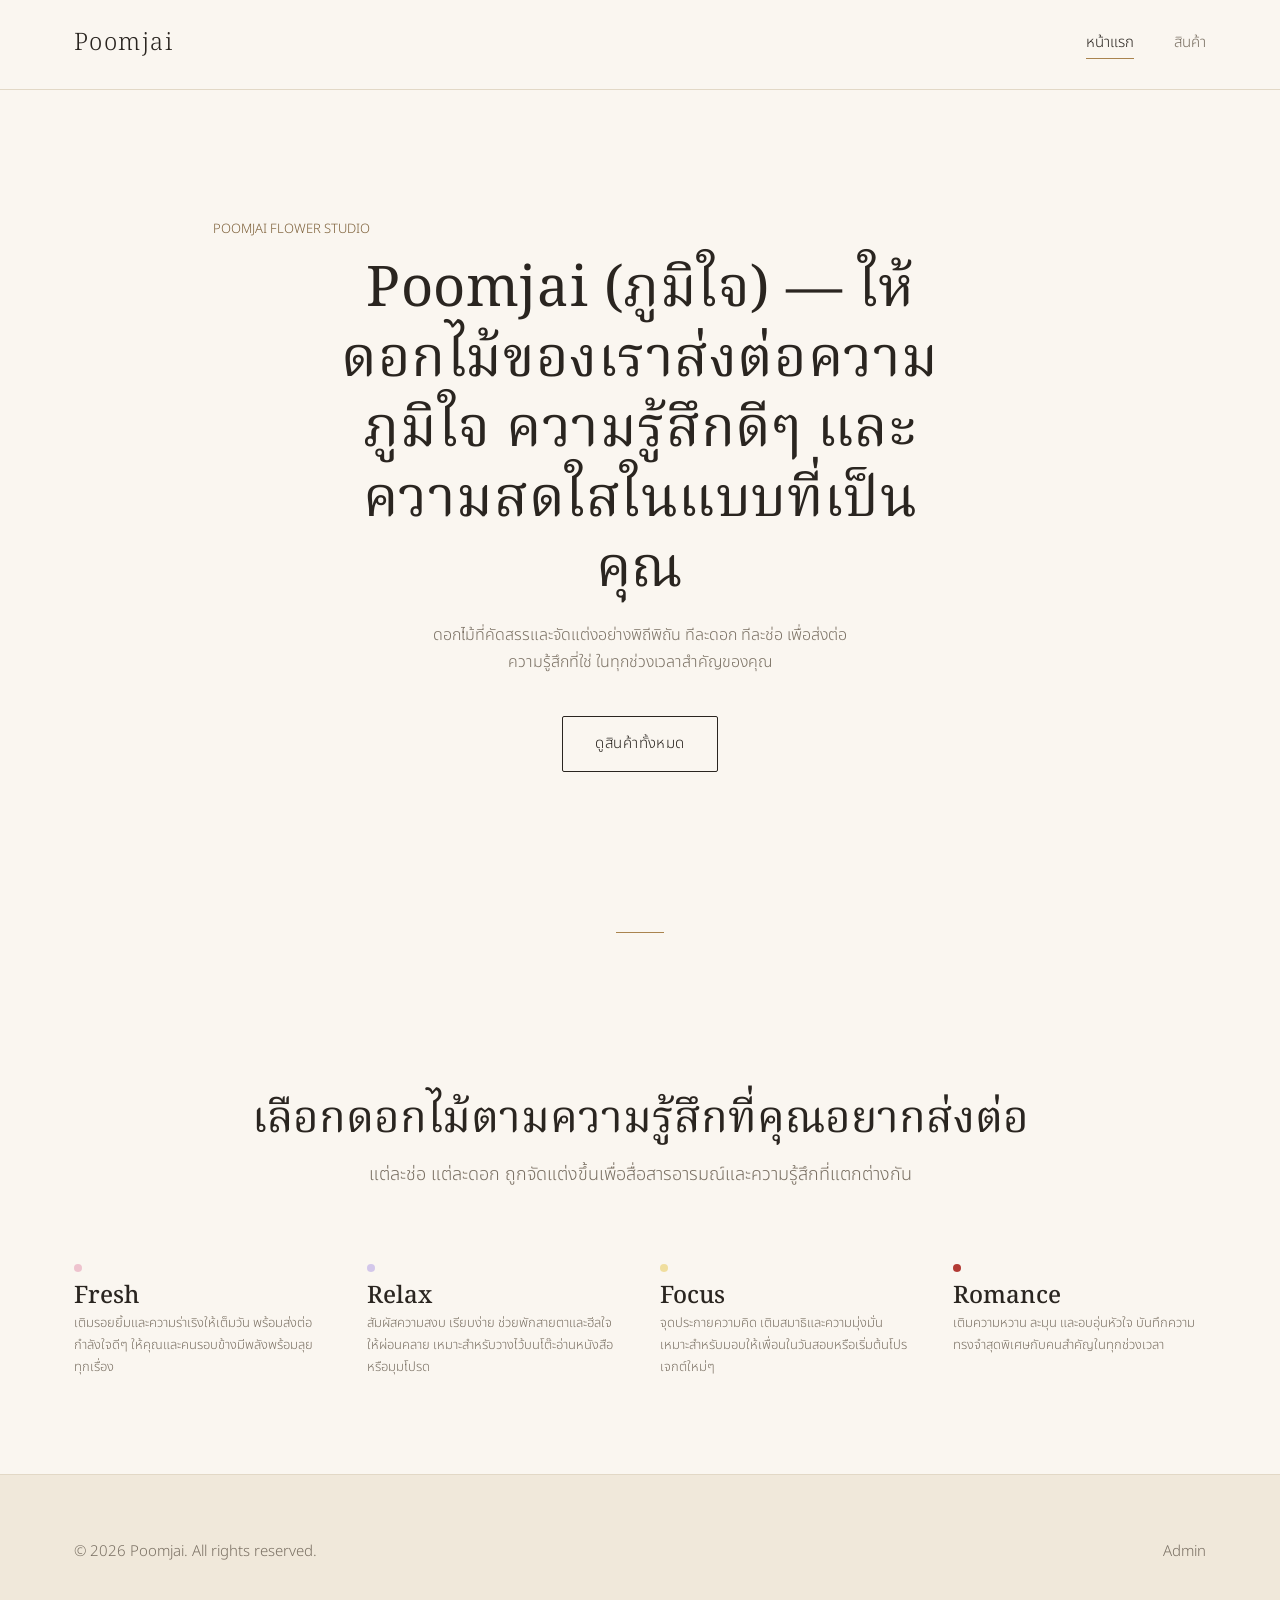
<file: index.html>
<!DOCTYPE html>
<html lang="th">
<head>
  <meta charset="UTF-8">
  <meta name="viewport" content="width=device-width, initial-scale=1.0">
  <title>Poomjai | ดอกไม้ที่ส่งต่อความรู้สึกดีๆ</title>
  <meta name="description" content="Poomjai (ภูมิใจ) — ดอกไม้ที่คัดสรรและจัดแต่งอย่างพิถีพิถัน เพื่อส่งต่อความรู้สึกที่ใช่ในทุกช่วงเวลาสำคัญของคุณ">
  <link rel="stylesheet" href="style.css">
</head>
<body>

  <header class="site-header">
    <div class="container flex-between">
      <a href="index.html" class="logo font-display">Poomjai</a>
      <nav class="nav-links">
        <a href="index.html" class="is-active">หน้าแรก</a>
        <a href="product.html">สินค้า</a>
      </nav>
    </div>
  </header>

  <main>
    <!-- Hero -->
    <section class="hero">
      <div class="container">
        <p class="hero__eyebrow">POOMJAI FLOWER STUDIO</p>
        <h1 class="hero__title">Poomjai (ภูมิใจ) — ให้ดอกไม้ของเราส่งต่อความภูมิใจ ความรู้สึกดีๆ และความสดใสในแบบที่เป็นคุณ</h1>
        <p class="hero__subtitle">ดอกไม้ที่คัดสรรและจัดแต่งอย่างพิถีพิถัน ทีละดอก ทีละช่อ เพื่อส่งต่อความรู้สึกที่ใช่ ในทุกช่วงเวลาสำคัญของคุณ</p>
        <div class="hero__actions">
          <a href="product.html" class="btn btn-outline">ดูสินค้าทั้งหมด</a>
        </div>
      </div>
    </section>

    <div class="container">
      <hr class="divider divider--accent">
    </div>

    <!-- Mood section -->
    <section class="section mood-section">
      <div class="container">
        <div class="text-center" style="margin-bottom: var(--space-6);">
          <h2>เลือกดอกไม้ตามความรู้สึกที่คุณอยากส่งต่อ</h2>
          <p class="text-lead" style="margin-inline: auto; margin-top: var(--space-2);">
            แต่ละช่อ แต่ละดอก ถูกจัดแต่งขึ้นเพื่อสื่อสารอารมณ์และความรู้สึกที่แตกต่างกัน
          </p>
        </div>

        <div class="grid grid-4 mood-grid">
          <a href="product.html?mood=fresh" class="mood-card">
            <span class="mood-dot mood-dot--fresh"></span>
            <h3>Fresh</h3>
            <p class="text-small">เติมรอยยิ้มและความร่าเริงให้เต็มวัน พร้อมส่งต่อกำลังใจดีๆ ให้คุณและคนรอบข้างมีพลังพร้อมลุยทุกเรื่อง</p>
          </a>
          <a href="product.html?mood=relax" class="mood-card">
            <span class="mood-dot mood-dot--relax"></span>
            <h3>Relax</h3>
            <p class="text-small">สัมผัสความสงบ เรียบง่าย ช่วยพักสายตาและฮีลใจให้ผ่อนคลาย เหมาะสำหรับวางไว้บนโต๊ะอ่านหนังสือหรือมุมโปรด</p>
          </a>
          <a href="product.html?mood=focus" class="mood-card">
            <span class="mood-dot mood-dot--focus"></span>
            <h3>Focus</h3>
            <p class="text-small">จุดประกายความคิด เติมสมาธิและความมุ่งมั่น เหมาะสำหรับมอบให้เพื่อนในวันสอบหรือเริ่มต้นโปรเจกต์ใหม่ๆ</p>
          </a>
          <a href="product.html?mood=romance" class="mood-card">
            <span class="mood-dot mood-dot--romance"></span>
            <h3>Romance</h3>
            <p class="text-small">เติมความหวาน ละมุน และอบอุ่นหัวใจ บันทึกความทรงจำสุดพิเศษกับคนสำคัญในทุกช่วงเวลา</p>
          </a>
        </div>
      </div>
    </section>
  </main>

  <footer class="site-footer">
    <div class="container flex-between">
      <span>&copy; 2026 Poomjai. All rights reserved.</span>
      <a href="admin.html">Admin</a>
    </div>
  </footer>

  <script src="script.js"></script>
</body>
</html>
</file>
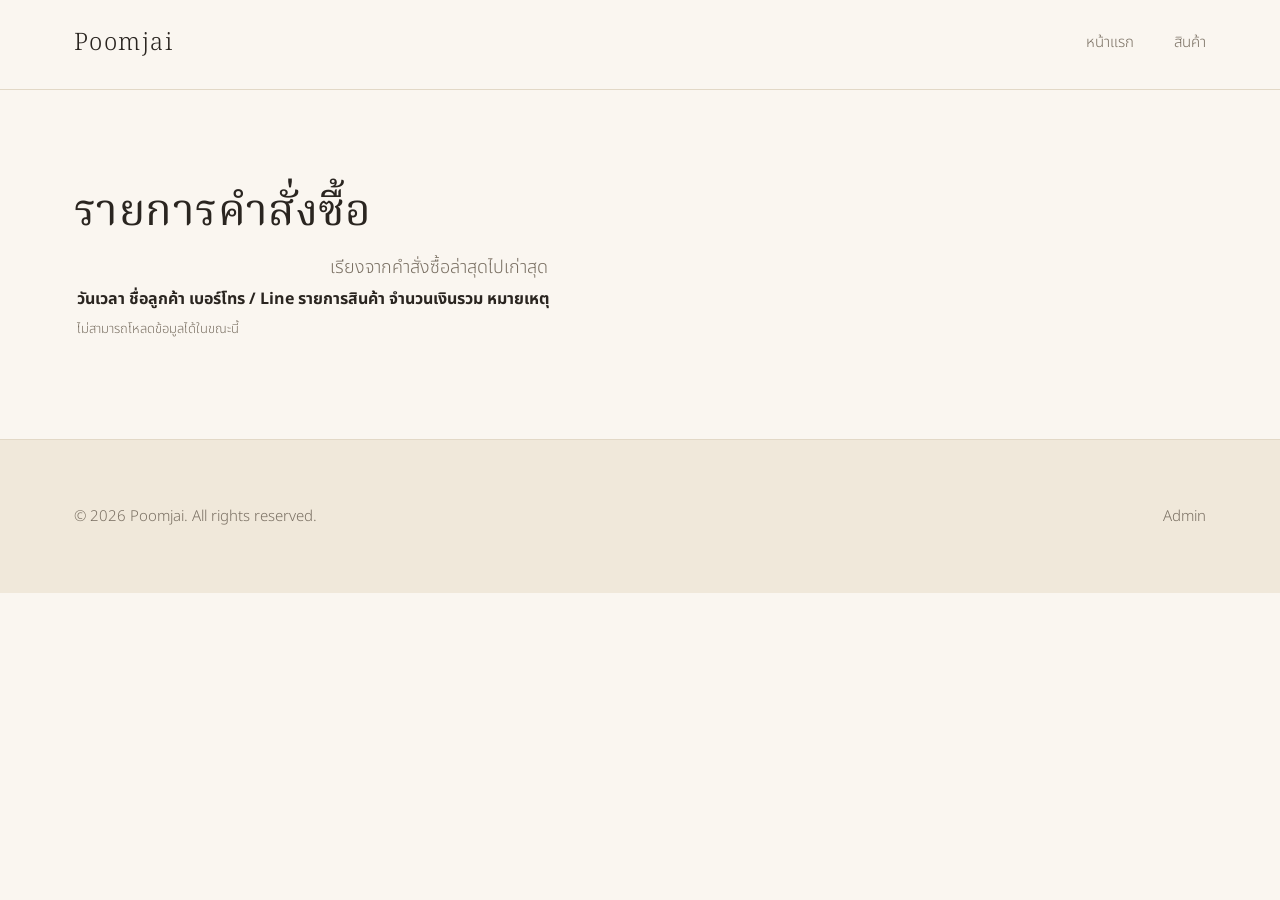
<file: admin.html>
<!DOCTYPE html>
<html lang="th">
<head>
  <meta charset="UTF-8">
  <meta name="viewport" content="width=device-width, initial-scale=1.0">
  <title>Admin | Poomjai</title>
  <link rel="stylesheet" href="style.css">
</head>
<body>

  <header class="site-header">
    <div class="container flex-between">
      <a href="index.html" class="logo font-display">Poomjai</a>
      <nav class="nav-links">
        <a href="index.html">หน้าแรก</a>
        <a href="product.html">สินค้า</a>
      </nav>
    </div>
  </header>

  <main>
    <section class="section">
      <div class="container">
        <div class="page-heading">
          <h1 class="font-display" style="font-size: var(--fs-2xl);">รายการคำสั่งซื้อ</h1>
          <p class="text-lead" style="margin-inline: auto; margin-top: var(--space-2);">
            เรียงจากคำสั่งซื้อล่าสุดไปเก่าสุด
          </p>
        </div>

        <div class="table-wrap">
          <table id="ordersTable">
            <thead>
              <tr>
                <th>วันเวลา</th>
                <th>ชื่อลูกค้า</th>
                <th>เบอร์โทร / Line</th>
                <th>รายการสินค้า</th>
                <th>จำนวนเงินรวม</th>
                <th>หมายเหตุ</th>
              </tr>
            </thead>
            <tbody>
              <!-- script.js เติมข้อมูลตรงนี้ -->
            </tbody>
          </table>
        </div>
      </div>
    </section>
  </main>

  <footer class="site-footer">
    <div class="container flex-between">
      <span>&copy; 2026 Poomjai. All rights reserved.</span>
      <a href="admin.html">Admin</a>
    </div>
  </footer>

  <script src="script.js"></script>
</body>
</html>
</file>
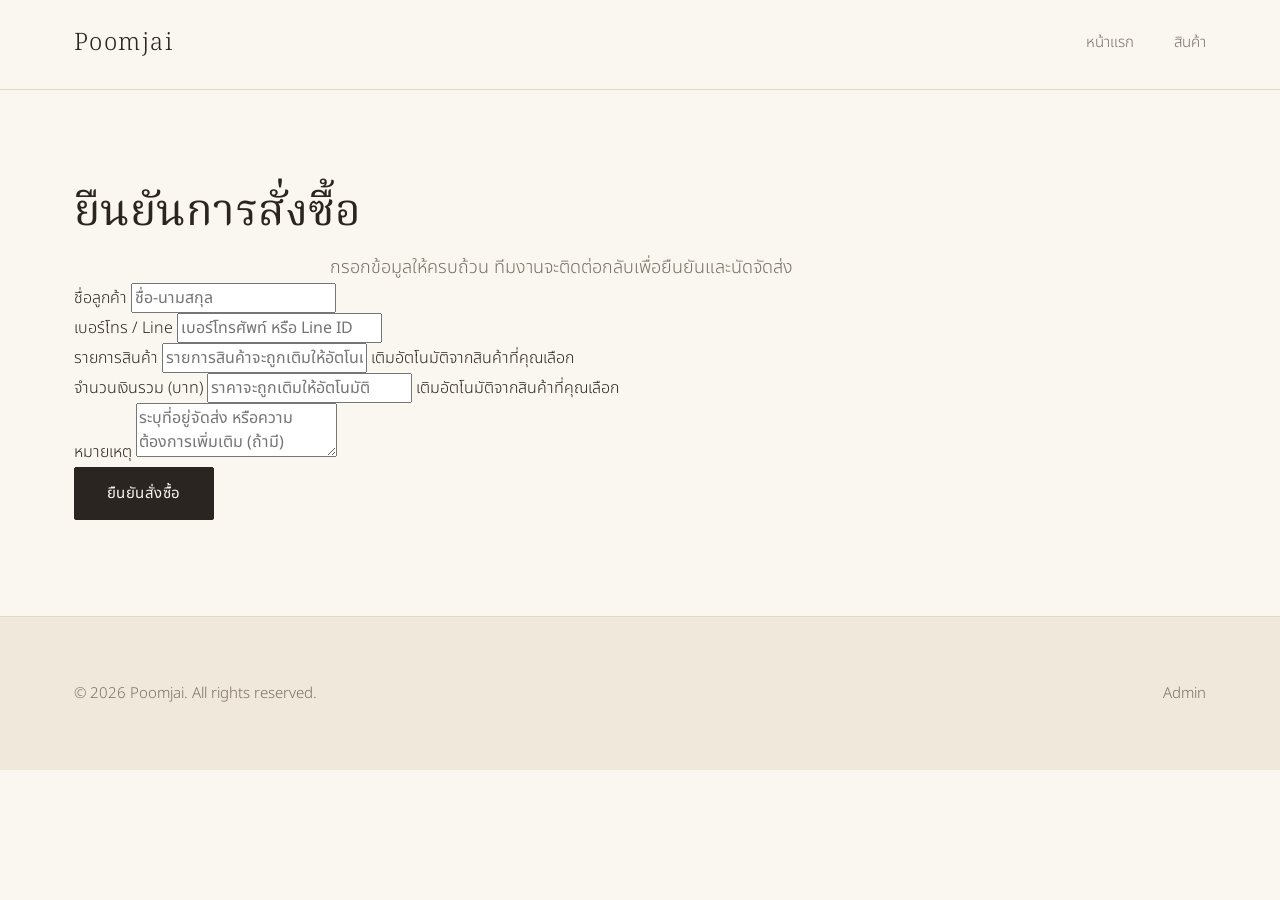
<file: order.html>
<!DOCTYPE html>
<html lang="th">
<head>
  <meta charset="UTF-8">
  <meta name="viewport" content="width=device-width, initial-scale=1.0">
  <title>ยืนยันการสั่งซื้อ | Poomjai</title>
  <link rel="stylesheet" href="style.css">
</head>
<body>

  <header class="site-header">
    <div class="container flex-between">
      <a href="index.html" class="logo font-display">Poomjai</a>
      <nav class="nav-links">
        <a href="index.html">หน้าแรก</a>
        <a href="product.html">สินค้า</a>
      </nav>
    </div>
  </header>

  <main>
    <section class="section">
      <div class="container">
        <div class="page-heading">
          <h1 class="font-display" style="font-size: var(--fs-2xl);">ยืนยันการสั่งซื้อ</h1>
          <p class="text-lead" style="margin-inline: auto; margin-top: var(--space-2);">
            กรอกข้อมูลให้ครบถ้วน ทีมงานจะติดต่อกลับเพื่อยืนยันและนัดจัดส่ง
          </p>
        </div>

        <div class="form-panel">
          <form id="orderForm" novalidate>
            <div class="form-group">
              <label for="customerName">ชื่อลูกค้า</label>
              <input type="text" id="customerName" name="customerName" placeholder="ชื่อ-นามสกุล" required>
            </div>

            <div class="form-group">
              <label for="contact">เบอร์โทร / Line</label>
              <input type="text" id="contact" name="contact" placeholder="เบอร์โทรศัพท์ หรือ Line ID" required>
            </div>

            <div class="form-group">
              <label for="items">รายการสินค้า</label>
              <input type="text" id="items" name="items" placeholder="รายการสินค้าจะถูกเติมให้อัตโนมัติ" readonly>
              <span class="hint">เติมอัตโนมัติจากสินค้าที่คุณเลือก</span>
            </div>

            <div class="form-group">
              <label for="total">จำนวนเงินรวม (บาท)</label>
              <input type="text" id="total" name="total" placeholder="ราคาจะถูกเติมให้อัตโนมัติ" readonly>
              <span class="hint">เติมอัตโนมัติจากสินค้าที่คุณเลือก</span>
            </div>

            <div class="form-group">
              <label for="note">หมายเหตุ</label>
              <textarea id="note" name="note" placeholder="ระบุที่อยู่จัดส่ง หรือความต้องการเพิ่มเติม (ถ้ามี)"></textarea>
            </div>

            <div class="form-actions">
              <button type="submit" class="btn">ยืนยันสั่งซื้อ</button>
            </div>
          </form>
        </div>
      </div>
    </section>
  </main>

  <footer class="site-footer">
    <div class="container flex-between">
      <span>&copy; 2026 Poomjai. All rights reserved.</span>
      <a href="admin.html">Admin</a>
    </div>
  </footer>

  <script src="script.js"></script>
</body>
</html>
</file>
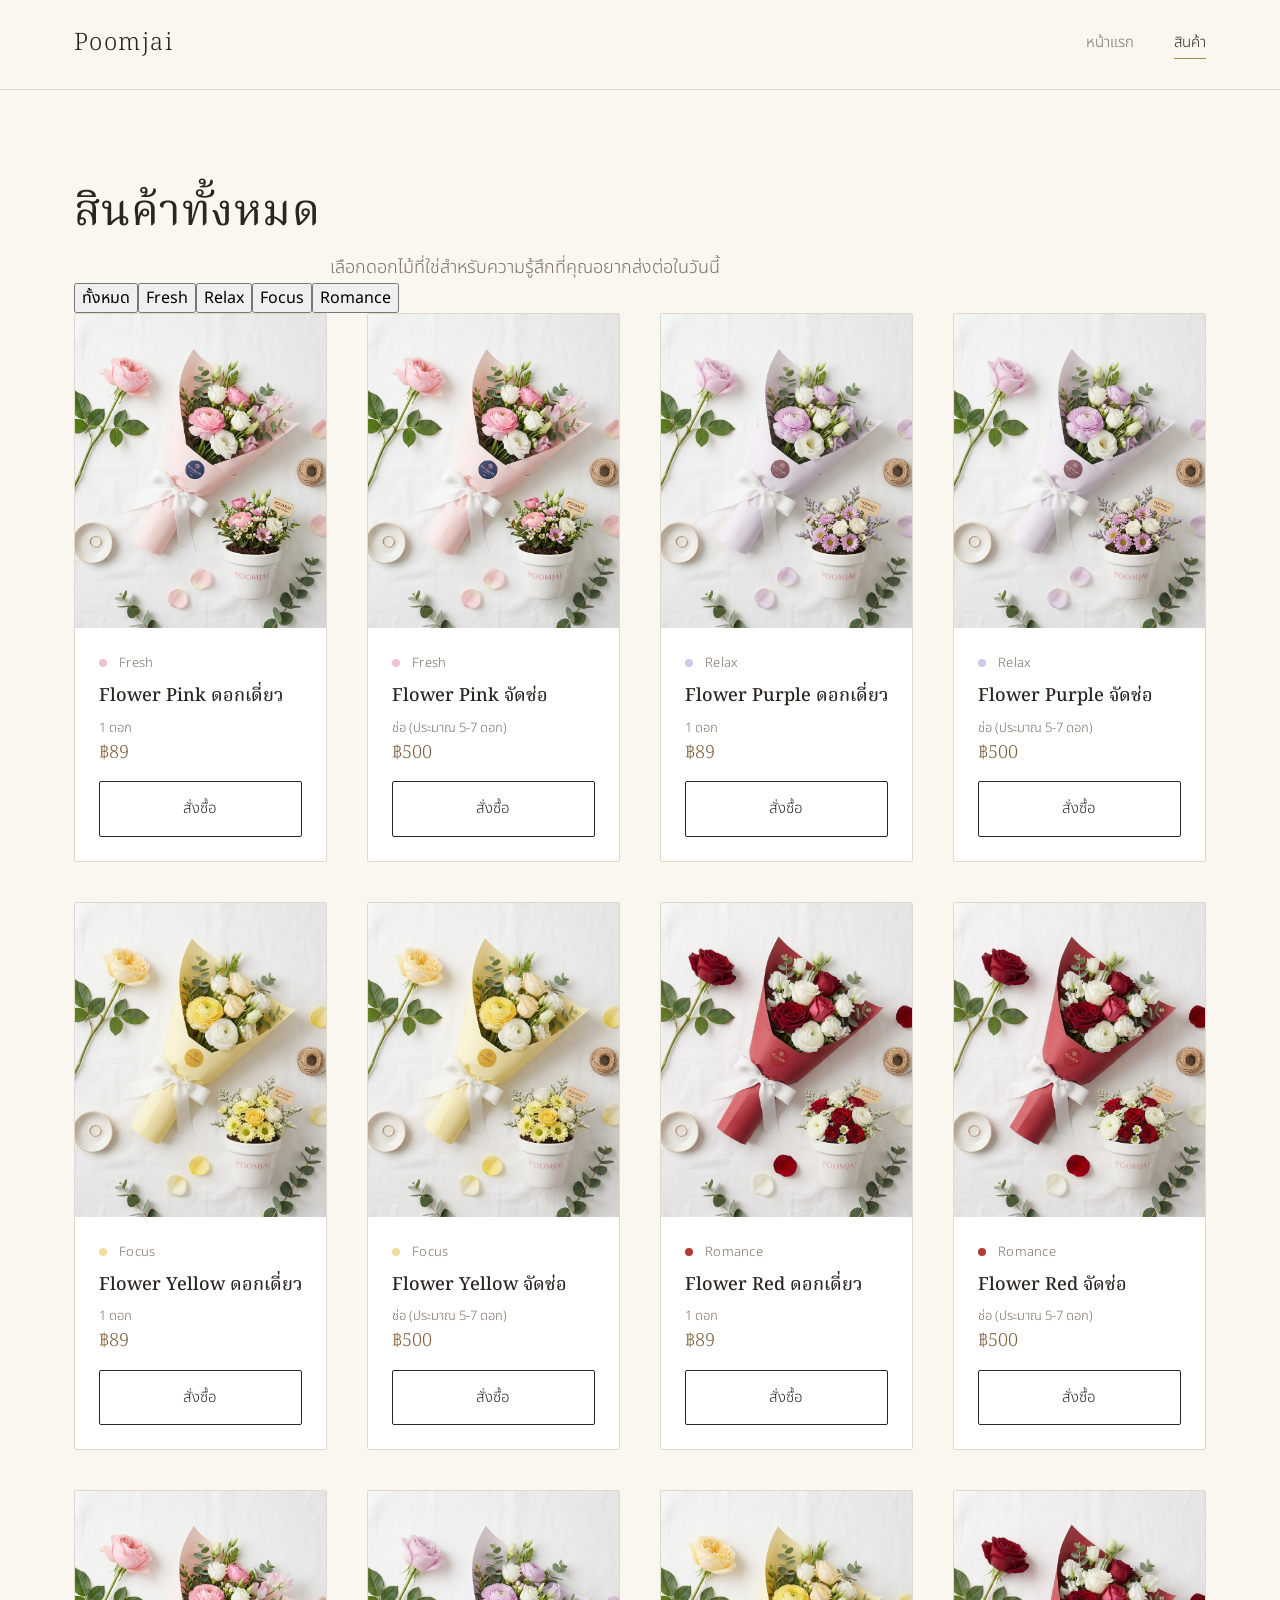
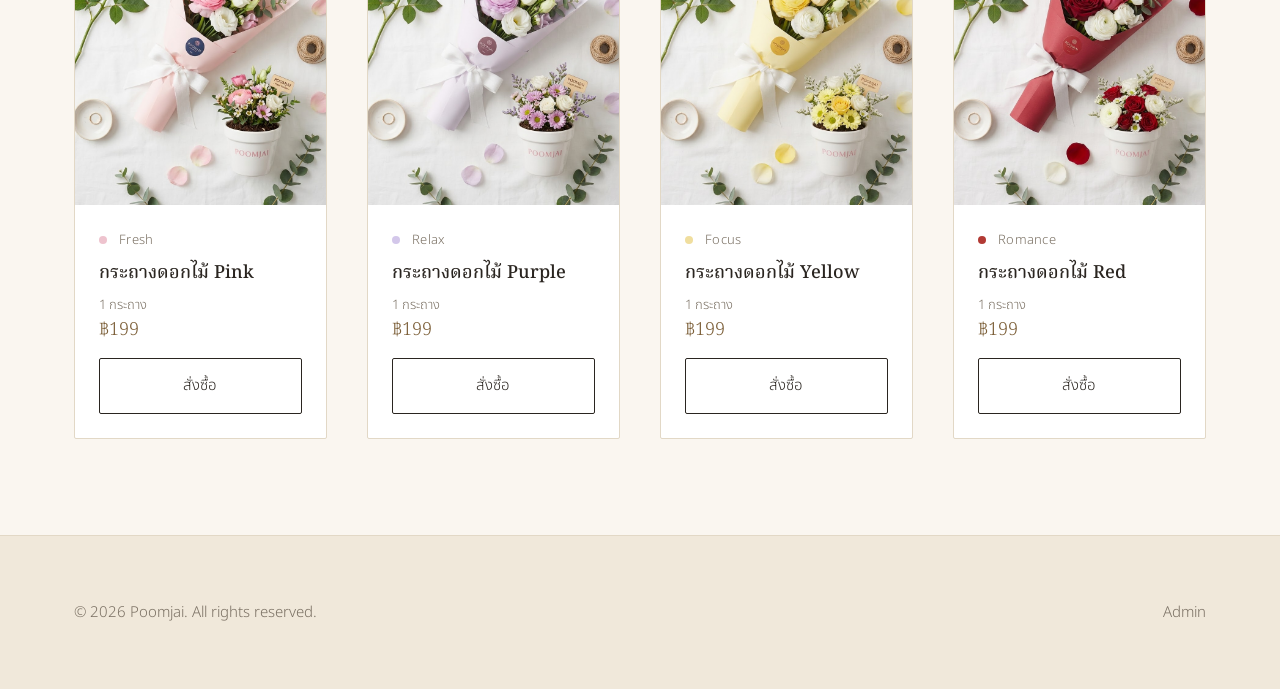
<file: product.html>
<!DOCTYPE html>
<html lang="th">
<head>
  <meta charset="UTF-8">
  <meta name="viewport" content="width=device-width, initial-scale=1.0">
  <title>สินค้าทั้งหมด | Poomjai</title>
  <meta name="description" content="เลือกดอกไม้ Poomjai ตามความรู้สึกที่คุณอยากส่งต่อ — Fresh, Relax, Focus, Romance">
  <link rel="stylesheet" href="style.css">
</head>
<body>

  <header class="site-header">
    <div class="container flex-between">
      <a href="index.html" class="logo font-display">Poomjai</a>
      <nav class="nav-links">
        <a href="index.html">หน้าแรก</a>
        <a href="product.html" class="is-active">สินค้า</a>
      </nav>
    </div>
  </header>

  <main>
    <section class="section">
      <div class="container">
        <div class="page-heading">
          <h1 class="font-display" style="font-size: var(--fs-2xl);">สินค้าทั้งหมด</h1>
          <p class="text-lead" style="margin-inline: auto; margin-top: var(--space-2);">
            เลือกดอกไม้ที่ใช่สำหรับความรู้สึกที่คุณอยากส่งต่อในวันนี้
          </p>
        </div>

        <!-- ปุ่มกรองตาม mood — render โดย script.js -->
        <div id="filter-bar" class="filter-bar"></div>

        <!-- การ์ดสินค้า — render โดย script.js -->
        <div id="product-list" class="grid grid-4 product-grid"></div>
      </div>
    </section>
  </main>

  <footer class="site-footer">
    <div class="container flex-between">
      <span>&copy; 2026 Poomjai. All rights reserved.</span>
      <a href="admin.html">Admin</a>
    </div>
  </footer>

  <script src="script.js"></script>
</body>
</html>
</file>
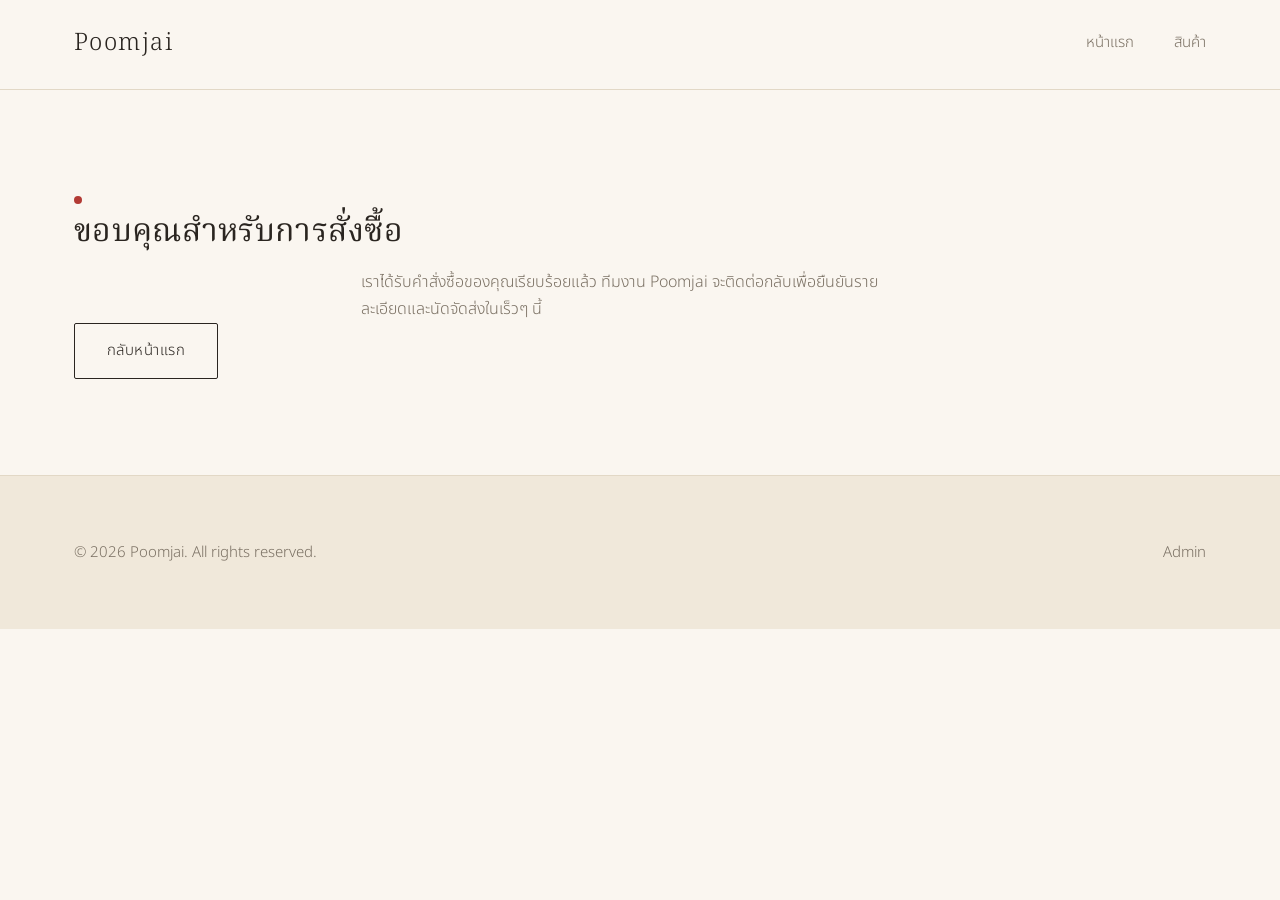
<file: thankyou.html>
<!DOCTYPE html>
<html lang="th">
<head>
  <meta charset="UTF-8">
  <meta name="viewport" content="width=device-width, initial-scale=1.0">
  <title>ขอบคุณสำหรับการสั่งซื้อ | Poomjai</title>
  <link rel="stylesheet" href="style.css">
</head>
<body>

  <header class="site-header">
    <div class="container flex-between">
      <a href="index.html" class="logo font-display">Poomjai</a>
      <nav class="nav-links">
        <a href="index.html">หน้าแรก</a>
        <a href="product.html">สินค้า</a>
      </nav>
    </div>
  </header>

  <main>
    <section class="section">
      <div class="container">
        <div class="message-panel">
          <span class="mood-dot mood-dot--romance"></span>
          <h1 class="font-display" style="font-size: var(--fs-xl);">ขอบคุณสำหรับการสั่งซื้อ</h1>
          <p style="margin-top: var(--space-3); margin-inline: auto;">
            เราได้รับคำสั่งซื้อของคุณเรียบร้อยแล้ว ทีมงาน Poomjai จะติดต่อกลับเพื่อยืนยันรายละเอียดและนัดจัดส่งในเร็วๆ นี้
          </p>
          <a href="index.html" class="btn btn-outline">กลับหน้าแรก</a>
        </div>
      </div>
    </section>
  </main>

  <footer class="site-footer">
    <div class="container flex-between">
      <span>&copy; 2026 Poomjai. All rights reserved.</span>
      <a href="admin.html">Admin</a>
    </div>
  </footer>

</body>
</html>
</file>
<file: style.css>
/* =========================================================
   Poomjai — Global Theme
   Premium / Minimal / Quiet luxury
   ========================================================= */

@import url('https://fonts.googleapis.com/css2?family=Noto+Serif+Thai:wght@300;400;500;600&family=Noto+Sans+Thai:wght@300;400;500&display=swap');

/* ---------------------------------------------------------
   1. Design tokens
   --------------------------------------------------------- */
:root {
  /* Core palette — ivory / cream / deep beige, bronze accent */
  --color-bg:          #FAF6F0;
  --color-bg-alt:      #F0E8DA;
  --color-surface:     #FFFFFF;
  --color-text:        #2A2520;
  --color-text-muted:  #7A7063;
  --color-border:      #E2D8C6;

  --color-accent:      #A9834E;   /* bronze / muted gold */
  --color-accent-dark: #7C5F38;
  --color-accent-soft: #DCC79E;

  /* Mood accents — used only as small marks (dots, underlines), never as fills */
  --mood-fresh:    #EEC3CE;  /* Bright — pink */
  --mood-relax:    #D3C7EA;  /* Calm — lavender */
  --mood-focus:    #F0DE9E;  /* Inspire — yellow */
  --mood-romance:  #B23A34;  /* Romance — red */

  /* Typography */
  --font-display: 'Noto Serif Thai', 'Cormorant Garamond', serif;
  --font-body:    'Noto Sans Thai', 'EB Garamond', sans-serif;

  /* Type scale */
  --fs-xs:   0.8125rem;
  --fs-sm:   0.9375rem;
  --fs-base: 1rem;
  --fs-md:   1.125rem;
  --fs-lg:   1.5rem;
  --fs-xl:   2rem;
  --fs-2xl:  2.75rem;
  --fs-3xl:  3.5rem;

  /* Spacing scale */
  --space-1:  0.5rem;
  --space-2:  0.75rem;
  --space-3:  1rem;
  --space-4:  1.5rem;
  --space-5:  2.5rem;
  --space-6:  4rem;
  --space-7:  6rem;
  --space-8:  8rem;

  /* Layout */
  --container-width: 1180px;
  --border-thin: 1px solid var(--color-border);
  --radius: 2px;

  /* Motion */
  --ease: cubic-bezier(0.4, 0, 0.2, 1);
  --duration: 0.25s;
}

/* ---------------------------------------------------------
   2. Reset
   --------------------------------------------------------- */
*, *::before, *::after {
  box-sizing: border-box;
}

html {
  scroll-behavior: smooth;
}

body {
  margin: 0;
  background-color: var(--color-bg);
  color: var(--color-text);
  font-family: var(--font-body);
  font-size: var(--fs-base);
  font-weight: 300;
  line-height: 1.7;
  -webkit-font-smoothing: antialiased;
}

img {
  max-width: 100%;
  display: block;
}

a {
  color: inherit;
  text-decoration: none;
}

ul, ol {
  margin: 0;
  padding: 0;
  list-style: none;
}

button {
  font-family: inherit;
  cursor: pointer;
}

input, select, textarea, button {
  font-family: inherit;
  font-size: inherit;
}

/* Respect reduced motion preference */
@media (prefers-reduced-motion: reduce) {
  html {
    scroll-behavior: auto;
  }
  *, *::before, *::after {
    animation-duration: 0.01ms !important;
    animation-iteration-count: 1 !important;
    transition-duration: 0.01ms !important;
  }
}

/* Visible keyboard focus */
a:focus-visible,
button:focus-visible,
input:focus-visible,
select:focus-visible,
textarea:focus-visible {
  outline: 1px solid var(--color-accent-dark);
  outline-offset: 3px;
}

/* ---------------------------------------------------------
   3. Typography
   --------------------------------------------------------- */
h1, h2, h3, h4 {
  font-family: var(--font-display);
  font-weight: 500;
  color: var(--color-text);
  line-height: 1.25;
  margin: 0;
}

h1 { font-size: var(--fs-3xl); font-weight: 400; letter-spacing: 0.01em; }
h2 { font-size: var(--fs-2xl); font-weight: 400; }
h3 { font-size: var(--fs-lg); }
h4 { font-size: var(--fs-md); }

p {
  margin: 0;
  max-width: 62ch;
  color: var(--color-text-muted);
}

.text-lead {
  font-size: var(--fs-md);
  color: var(--color-text-muted);
}

.text-small {
  font-size: var(--fs-xs);
  color: var(--color-text-muted);
}

.font-display {
  font-family: var(--font-display);
}

/* ---------------------------------------------------------
   4. Layout helpers
   --------------------------------------------------------- */
.container {
  width: 100%;
  max-width: var(--container-width);
  margin-inline: auto;
  padding-inline: var(--space-4);
}

.section {
  padding-block: var(--space-7);
}

.section-tight {
  padding-block: var(--space-6);
}

.stack > * + * {
  margin-top: var(--space-3);
}

.grid {
  display: grid;
  gap: var(--space-5);
}

.grid-2 { grid-template-columns: repeat(2, 1fr); }
.grid-3 { grid-template-columns: repeat(3, 1fr); }
.grid-4 { grid-template-columns: repeat(4, 1fr); }

.flex {
  display: flex;
  align-items: center;
}

.flex-between {
  display: flex;
  align-items: center;
  justify-content: space-between;
}

.text-center { text-align: center; }

/* ---------------------------------------------------------
   5. Navigation
   --------------------------------------------------------- */
.site-header {
  padding-block: var(--space-4);
  border-bottom: var(--border-thin);
  background-color: var(--color-bg);
}

.site-header .logo {
  font-family: var(--font-display);
  font-size: var(--fs-lg);
  letter-spacing: 0.06em;
}

.nav-links {
  display: flex;
  gap: var(--space-5);
}

.nav-links a {
  font-size: var(--fs-sm);
  color: var(--color-text-muted);
  padding-bottom: 2px;
  border-bottom: 1px solid transparent;
  transition: color var(--duration) var(--ease), border-color var(--duration) var(--ease);
}

.nav-links a:hover,
.nav-links a.is-active {
  color: var(--color-text);
  border-bottom-color: var(--color-accent);
}

/* ---------------------------------------------------------
   6. Buttons
   --------------------------------------------------------- */
.btn {
  display: inline-flex;
  align-items: center;
  justify-content: center;
  gap: var(--space-1);
  padding: 0.875rem 2rem;
  font-size: var(--fs-sm);
  letter-spacing: 0.03em;
  border: 1px solid var(--color-text);
  border-radius: var(--radius);
  background-color: var(--color-text);
  color: var(--color-bg);
  transition: background-color var(--duration) var(--ease),
              color var(--duration) var(--ease),
              border-color var(--duration) var(--ease);
}

.btn:hover {
  background-color: var(--color-accent-dark);
  border-color: var(--color-accent-dark);
  color: #fff;
}

.btn-outline {
  background-color: transparent;
  color: var(--color-text);
  border: 1px solid var(--color-text);
}

.btn-outline:hover {
  background-color: var(--color-text);
  color: var(--color-bg);
}

.btn-accent {
  background-color: transparent;
  color: var(--color-accent-dark);
  border: 1px solid var(--color-accent-soft);
}

.btn-accent:hover {
  background-color: var(--color-accent);
  border-color: var(--color-accent);
  color: #fff;
}

/* ---------------------------------------------------------
   7. Cards / Products
   --------------------------------------------------------- */
.card {
  background-color: var(--color-surface);
  border: var(--border-thin);
  border-radius: var(--radius);
  overflow: hidden;
  transition: border-color var(--duration) var(--ease);
}

.card:hover {
  border-color: var(--color-accent-soft);
}

.card__image {
  width: 100%;
  aspect-ratio: 4 / 5;
  object-fit: cover;
  background-color: var(--color-bg-alt);
}

.card__body {
  padding: var(--space-4);
}

.card__title {
  font-family: var(--font-display);
  font-size: var(--fs-md);
  font-weight: 500;
  margin-bottom: var(--space-1);
}

.card__meta {
  display: flex;
  align-items: center;
  gap: var(--space-2);
  margin-bottom: var(--space-2);
}

.card__price {
  font-family: var(--font-display);
  font-size: var(--fs-md);
  color: var(--color-accent-dark);
}

/* Mood dot — the ONLY place mood color appears, as a small accent mark */
.mood-dot {
  display: inline-block;
  width: 8px;
  height: 8px;
  border-radius: 50%;
  flex-shrink: 0;
}

.mood-dot--fresh   { background-color: var(--mood-fresh); }
.mood-dot--relax   { background-color: var(--mood-relax); }
.mood-dot--focus   { background-color: var(--mood-focus); }
.mood-dot--romance { background-color: var(--mood-romance); }

.mood-label {
  font-size: var(--fs-xs);
  color: var(--color-text-muted);
  letter-spacing: 0.02em;
}

/* ---------------------------------------------------------
   8. Hero
   --------------------------------------------------------- */
.hero {
  padding-block: var(--space-8) var(--space-7);
  text-align: center;
}

.hero__eyebrow {
  font-size: var(--fs-xs);
  color: var(--color-accent-dark);
  margin-bottom: var(--space-3);
}

.hero__title {
  max-width: 20ch;
  margin-inline: auto;
}

.hero__subtitle {
  max-width: 46ch;
  margin: var(--space-3) auto 0;
}

.hero__actions {
  margin-top: var(--space-5);
  display: flex;
  gap: var(--space-3);
  justify-content: center;
}

/* ---------------------------------------------------------
   9. Divider
   --------------------------------------------------------- */
.divider {
  border: none;
  border-top: var(--border-thin);
  margin-block: var(--space-6);
}

.divider--accent {
  width: 48px;
  border-top: 1px solid var(--color-accent);
  margin-inline: auto;
}

/* ---------------------------------------------------------
   10. Footer
   --------------------------------------------------------- */
.site-footer {
  border-top: var(--border-thin);
  padding-block: var(--space-6);
  background-color: var(--color-bg-alt);
  color: var(--color-text-muted);
  font-size: var(--fs-sm);
}

.site-footer a:hover {
  color: var(--color-accent-dark);
}

/* ---------------------------------------------------------
   11. Responsive
   --------------------------------------------------------- */
@media (max-width: 1024px) {
  .grid-4 { grid-template-columns: repeat(3, 1fr); }
}

@media (max-width: 768px) {
  :root {
    --fs-3xl: 2.5rem;
    --fs-2xl: 2rem;
  }

  .grid-2,
  .grid-3,
  .grid-4 {
    grid-template-columns: repeat(2, 1fr);
  }

  .nav-links {
    gap: var(--space-3);
  }

  .section { padding-block: var(--space-6); }
  .hero { padding-block: var(--space-7) var(--space-6); }
}

@media (max-width: 480px) {
  :root {
    --fs-3xl: 2rem;
    --fs-2xl: 1.75rem;
    --fs-xl: 1.375rem;
  }

  .grid-2,
  .grid-3,
  .grid-4 {
    grid-template-columns: 1fr;
  }

  .hero__actions {
    flex-direction: column;
  }

  .container {
    padding-inline: var(--space-3);
  }
}
</file>
